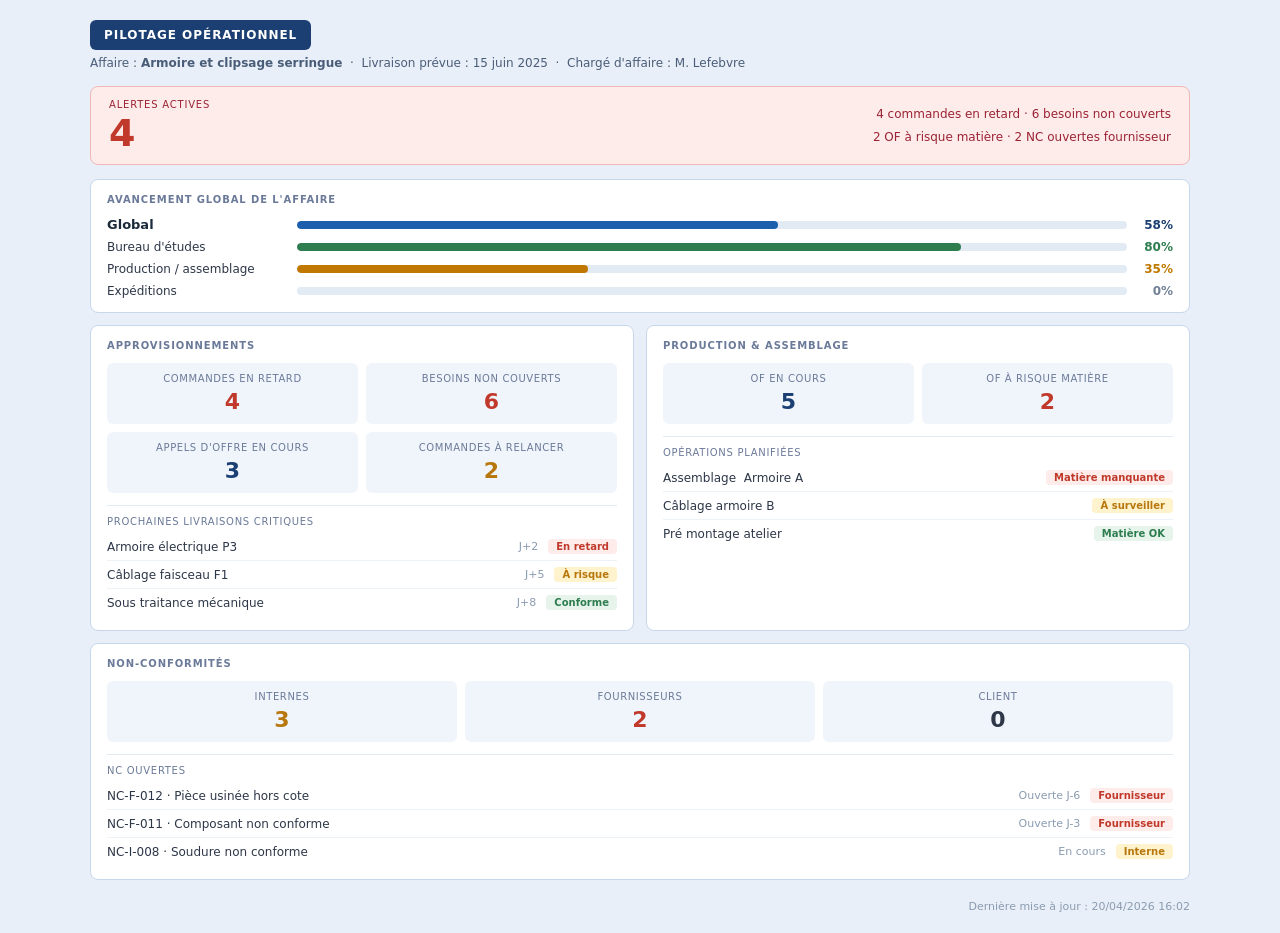
<file: index.html>
<!DOCTYPE html>
<html lang="fr">
<head>
<meta charset="UTF-8">
<meta name="viewport" content="width=device-width, initial-scale=1.0">
<title>Pilotage opérationnel</title>
<link rel="stylesheet" href="style.css">
</head>
<body>
<div class="db">
  <div class="header-bar">PILOTAGE OPÉRATIONNEL</div>
  <div class="affaire-meta" id="meta-display"></div>
  <div class="alert-banner">
    <div><div class="alert-sub">Alertes actives</div><div class="alert-count" id="alert-count">—</div></div>
    <div class="alert-details" id="alert-details"></div>
  </div>
  <div class="card" style="margin-bottom:12px;">
    <div class="section-title">Avancement global de l'affaire</div>
    <div id="progress-rows"></div>
  </div>
  <div class="two-col">
    <div class="card">
      <div class="section-title" id="appro-title"></div>
      <div class="sub-grid" id="appro-kpis"></div>
      <div class="sep"><div class="sep-label">Prochaines livraisons critiques</div><div id="appro-rows"></div></div>
    </div>
    <div class="card">
      <div class="section-title" id="prod-title"></div>
      <div class="sub-grid" id="prod-kpis"></div>
      <div class="sep"><div class="sep-label">Opérations planifiées</div><div id="prod-rows"></div></div>
    </div>
  </div>
  <div class="card" style="margin-bottom:20px;">
    <div class="section-title" id="nc-title"></div>
    <div class="sub-grid-3" id="nc-kpis"></div>
    <div class="sep"><div class="sep-label">NC ouvertes</div><div id="nc-rows"></div></div>
  </div>
  <div style="text-align:right;font-size:11px;color:#8A9BB0;margin-top:4px;">Dernière mise à jour : <span id="last-update">—</span></div>
</div>
<script>
const DATA = {
  "meta": {
    "affaire": "Armoire et clipsage serringue",
    "livraison": "15 juin 2025",
    "charge": "M. Lefebvre"
  },
  "alertDetails": [
    "4 commandes en retard · 6 besoins non couverts",
    "2 OF à risque matière · 2 NC ouvertes fournisseur"
  ],
  "phases": [
    {
      "name": "Global",
      "pct": 58,
      "color": "bar-blue",
      "pctColor": "pct-blue",
      "bold": true
    },
    {
      "name": "Bureau d'études",
      "pct": 80,
      "color": "bar-green",
      "pctColor": "pct-green",
      "bold": false
    },
    {
      "name": "Production / assemblage",
      "pct": 35,
      "color": "bar-orange",
      "pctColor": "pct-orange",
      "bold": false
    },
    {
      "name": "Expéditions",
      "pct": 0,
      "color": "bar-gray",
      "pctColor": "pct-gray",
      "bold": false
    }
  ],
  "approTitle": "Approvisionnements",
  "approKpis": [
    {
      "label": "Commandes en retard",
      "val": "4",
      "cls": "val-danger"
    },
    {
      "label": "Besoins non couverts",
      "val": "6",
      "cls": "val-danger"
    },
    {
      "label": "Appels d'offre en cours",
      "val": "3",
      "cls": "val-ok"
    },
    {
      "label": "Commandes à relancer",
      "val": "2",
      "cls": "val-warning"
    }
  ],
  "approRows": [
    {
      "label": "Armoire électrique P3",
      "meta": "J+2",
      "badgeCls": "badge-danger",
      "badgeText": "En retard"
    },
    {
      "label": "Câblage faisceau F1",
      "meta": "J+5",
      "badgeCls": "badge-warning",
      "badgeText": "À risque"
    },
    {
      "label": "Sous traitance mécanique",
      "meta": "J+8",
      "badgeCls": "badge-ok",
      "badgeText": "Conforme"
    }
  ],
  "prodTitle": "Production & assemblage",
  "prodKpis": [
    {
      "label": "OF en cours",
      "val": "5",
      "cls": "val-ok"
    },
    {
      "label": "OF à risque matière",
      "val": "2",
      "cls": "val-danger"
    }
  ],
  "prodRows": [
    {
      "label": "Assemblage  Armoire A",
      "meta": "",
      "badgeCls": "badge-danger",
      "badgeText": "Matière manquante"
    },
    {
      "label": "Câblage armoire B",
      "meta": "",
      "badgeCls": "badge-warning",
      "badgeText": "À surveiller"
    },
    {
      "label": "Pré montage atelier",
      "meta": "",
      "badgeCls": "badge-ok",
      "badgeText": "Matière OK"
    }
  ],
  "ncTitle": "Non-conformités",
  "ncKpis": [
    {
      "label": "Internes",
      "val": "3",
      "cls": "val-warning"
    },
    {
      "label": "Fournisseurs",
      "val": "2",
      "cls": "val-danger"
    },
    {
      "label": "Client",
      "val": "0",
      "cls": "val-neutral"
    }
  ],
  "ncRows": [
    {
      "label": "NC-F-012 · Pièce usinée hors cote",
      "meta": "Ouverte J-6",
      "badgeCls": "badge-danger",
      "badgeText": "Fournisseur"
    },
    {
      "label": "NC-F-011 · Composant non conforme",
      "meta": "Ouverte J-3",
      "badgeCls": "badge-danger",
      "badgeText": "Fournisseur"
    },
    {
      "label": "NC-I-008 · Soudure non conforme",
      "meta": "En cours",
      "badgeCls": "badge-warning",
      "badgeText": "Interne"
    }
  ],
  "lastUpdate": "20/04/2026 16:02"
};
function countAlerts(d){let n=0;[...(d.approRows||[]),...(d.prodRows||[]),...(d.ncRows||[])].forEach(r=>{if(r.badgeCls==='badge-danger')n++;});return n;}
function renderRows(rows){return(rows||[]).map(r=>`<div class="row-list"><span>${r.label}</span><span style="display:flex;align-items:center;gap:6px;">${r.meta?`<span class="row-meta">${r.meta}</span>`:''}<span class="badge ${r.badgeCls}">${r.badgeText}</span></span></div>`).join('');}
function renderKpis(kpis,id){document.getElementById(id).innerHTML=(kpis||[]).map(k=>`<div class="sub-kpi"><div class="sub-label">${k.label}</div><div class="sub-val ${k.cls}">${k.val}</div></div>`).join('');}
function render(d){
  document.getElementById('meta-display').innerHTML=`Affaire : <strong>${d.meta.affaire}</strong> &nbsp;·&nbsp; Livraison prévue : ${d.meta.livraison} &nbsp;·&nbsp; Chargé d'affaire : ${d.meta.charge}`;
  document.getElementById('alert-count').textContent=countAlerts(d);
  document.getElementById('alert-details').innerHTML=(d.alertDetails||[]).join('<br>');
  document.getElementById('progress-rows').innerHTML=(d.phases||[]).map(p=>`<div class="phase-row"><div class="phase-name ${p.bold?'bold':''}">${p.name}</div><div class="progress-wrap"><div class="progress-bar ${p.color}" style="width:${p.pct}%;"></div></div><span class="progress-pct-label ${p.pctColor}">${p.pct}%</span></div>`).join('');
  document.getElementById('appro-title').textContent=d.approTitle||'';
  renderKpis(d.approKpis,'appro-kpis');
  document.getElementById('appro-rows').innerHTML=renderRows(d.approRows);
  document.getElementById('prod-title').textContent=d.prodTitle||'';
  renderKpis(d.prodKpis,'prod-kpis');
  document.getElementById('prod-rows').innerHTML=renderRows(d.prodRows);
  document.getElementById('nc-title').textContent=d.ncTitle||'';
  renderKpis(d.ncKpis,'nc-kpis');
  document.getElementById('nc-rows').innerHTML=renderRows(d.ncRows);
  document.getElementById('last-update').textContent=d.lastUpdate||'—';
}
render(DATA);
</script>
</body>
</html>
</file>
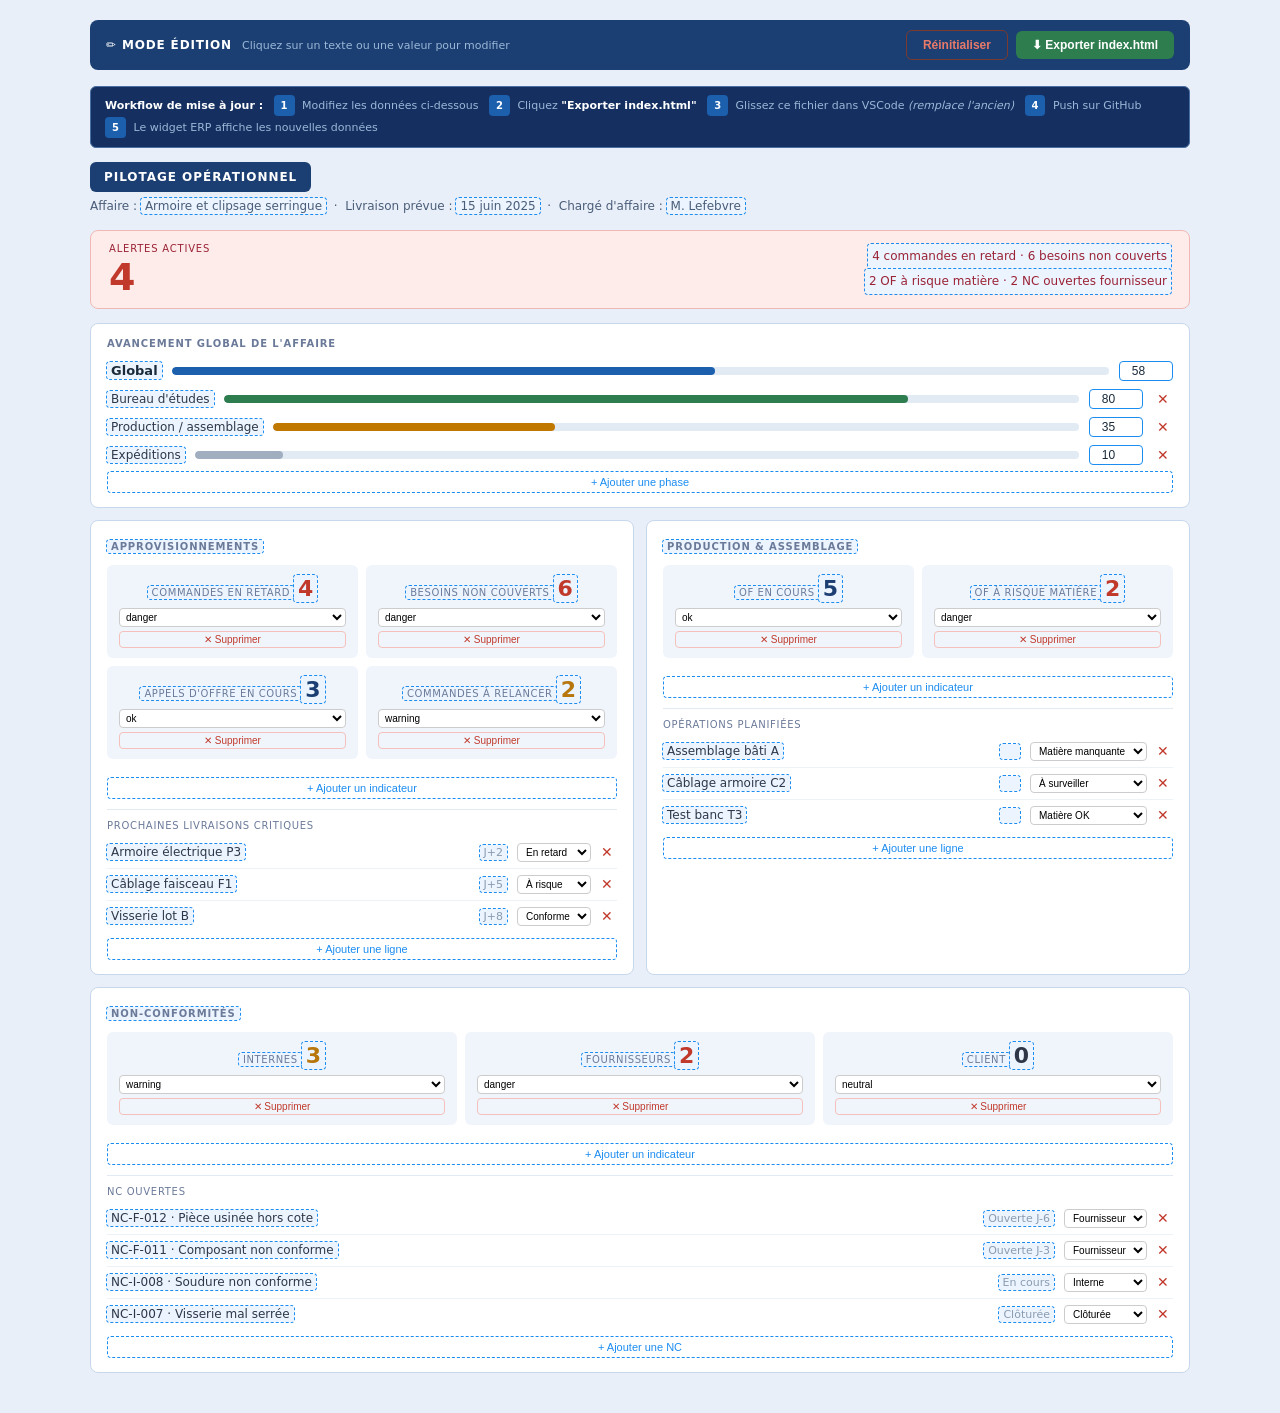
<file: edit.html>
<!DOCTYPE html>
<html lang="fr">
<head>
<meta charset="UTF-8">
<meta name="viewport" content="width=device-width, initial-scale=1.0">
<title>Édition — Pilotage opérationnel</title>
<link rel="stylesheet" href="style.css">
<style>
  .edit-toolbar {
    position: sticky; top: 0; z-index: 100;
    background: #1B3F72; padding: 10px 16px;
    display: flex; align-items: center; justify-content: space-between;
    border-radius: 8px; margin-bottom: 16px; gap: 10px; flex-wrap: wrap;
  }
  .toolbar-left { display:flex; align-items:center; gap:10px; flex-wrap:wrap; }
  .toolbar-right { display:flex; align-items:center; gap:8px; flex-wrap:wrap; }
  .toolbar-label { color:#fff; font-size:12px; font-weight:600; letter-spacing:0.07em; text-transform:uppercase; }
  .toolbar-hint { color:#9BB8D8; font-size:11px; }
  .btn { border-radius:6px; padding:7px 16px; font-size:12px; font-weight:600; cursor:pointer; border:none; }
  .btn-save { background:#2E7D4F; color:#fff; }
  .btn-save:hover { background:#246040; }
  .btn-reset { background:transparent; color:#E87A6A; border:1px solid #7A3A30; }
  .btn-reset:hover { background:#7A3A30; color:#fff; }
  .save-confirm { color:#7EE8A2; font-size:11px; display:none; margin-left:6px; }
  .save-confirm.show { display:inline; }

  .workflow-box {
    background: #153060; border: 1px solid #4A6FA5; border-radius: 6px;
    padding: 8px 14px; font-size: 11px; color: #9BB8D8; line-height: 1.9; margin-bottom: 14px;
  }
  .workflow-box strong { color:#fff; }
  .workflow-step { display:inline-block; background:#1B5FAD; color:#fff; border-radius:4px; padding:1px 7px; font-size:10px; font-weight:600; margin-right:4px; }

  .editable { cursor:text; outline:1.5px dashed #1B8CF0; background:#EBF4FF; border-radius:3px; padding:1px 4px; min-width:20px; display:inline-block; }
  .editable:hover { background:#D6ECFF; }
  .editable:focus { outline:2px solid #1B8CF0; background:#fff; }

  .progress-input { width:54px; font-size:12px; border:1px solid #1B8CF0; border-radius:4px; padding:2px 4px; text-align:center; background:#fff; color:#1A2A3A; }
  .progress-pct-label { display:none; }
  .badge { display:none; }
  .badge-select { font-size:10px; border:1px solid #ccc; border-radius:4px; padding:2px 4px; background:#fff; cursor:pointer; }
  .val-select { font-size:10px; margin-top:4px; width:100%; border:1px solid #ccc; border-radius:4px; padding:2px; background:#fff; }

  .add-row-btn { font-size:11px; color:#1B8CF0; background:none; border:1px dashed #1B8CF0; border-radius:4px; padding:4px 10px; cursor:pointer; margin-top:6px; width:100%; text-align:center; }
  .add-row-btn:hover { background:#EBF4FF; }
  .del-row-btn { background:none; border:none; color:#C0392B; font-size:14px; cursor:pointer; padding:0 4px; line-height:1; }
  .del-row-btn:hover { color:#8B0000; }
  .del-kpi-btn { display:block; margin-top:4px; width:100%; font-size:10px; color:#C0392B; background:none; border:1px solid #F5C0BC; border-radius:4px; padding:2px; cursor:pointer; }
  .del-kpi-btn:hover { background:#FDECEA; }
</style>
</head>
<body>
<div class="db">

  <div class="edit-toolbar">
    <div class="toolbar-left">
      <span class="toolbar-label">✏ Mode édition</span>
      <span class="toolbar-hint">Cliquez sur un texte ou une valeur pour modifier</span>
    </div>
    <div class="toolbar-right">
      <button class="btn btn-reset" onclick="resetData()">Réinitialiser</button>
      <button class="btn btn-save" onclick="exportIndexHTML()">⬇ Exporter index.html</button>
      <span class="save-confirm" id="save-confirm">✓ index.html téléchargé — replacez-le dans VSCode et pushez</span>
    </div>
  </div>

  <div class="workflow-box">
    <strong>Workflow de mise à jour :</strong> &nbsp;
    <span class="workflow-step">1</span> Modifiez les données ci-dessous &nbsp;
    <span class="workflow-step">2</span> Cliquez <strong>"Exporter index.html"</strong> &nbsp;
    <span class="workflow-step">3</span> Glissez ce fichier dans VSCode <em>(remplace l'ancien)</em> &nbsp;
    <span class="workflow-step">4</span> Push sur GitHub &nbsp;
    <span class="workflow-step">5</span> Le widget ERP affiche les nouvelles données
  </div>

  <div class="header-bar">PILOTAGE OPÉRATIONNEL</div>
  <div class="affaire-meta">
    Affaire : <span class="editable" contenteditable="true" id="f-affaire">Armoire et clipsage serringue</span>
    &nbsp;·&nbsp; Livraison prévue : <span class="editable" contenteditable="true" id="f-livraison">15 juin 2025</span>
    &nbsp;·&nbsp; Chargé d'affaire : <span class="editable" contenteditable="true" id="f-charge">M. Lefebvre</span>
  </div>

  <div class="alert-banner">
    <div>
      <div class="alert-sub">Alertes actives</div>
      <div class="alert-count" id="alert-count">0</div>
    </div>
    <div class="alert-details">
      <span class="editable" contenteditable="true" id="f-alert1">4 commandes en retard · 6 besoins non couverts</span><br>
      <span class="editable" contenteditable="true" id="f-alert2">2 OF à risque matière · 2 NC ouvertes fournisseur</span>
    </div>
  </div>

  <div class="card" style="margin-bottom:12px;">
    <div class="section-title">Avancement global de l'affaire</div>
    <div id="phase-rows">
      <div class="phase-row">
        <div class="phase-name bold editable" contenteditable="true">Global</div>
        <div class="progress-wrap"><div class="progress-bar bar-blue" id="bar-ph-0" style="width:58%;"></div></div>
        <input class="progress-input" type="number" min="0" max="100" value="58" data-color="bar-blue" data-pct-color="pct-blue" oninput="updateProgress('ph-0',this.value);updateAlertCount();">
      </div>
      <div class="phase-row">
        <div class="phase-name editable" contenteditable="true">Bureau d'études</div>
        <div class="progress-wrap"><div class="progress-bar bar-green" id="bar-ph-1" style="width:80%;"></div></div>
        <input class="progress-input" type="number" min="0" max="100" value="80" data-color="bar-green" data-pct-color="pct-green" oninput="updateProgress('ph-1',this.value);updateAlertCount();">
        <button class="del-row-btn" onclick="this.closest('.phase-row').remove();">✕</button>
      </div>
      <div class="phase-row">
        <div class="phase-name editable" contenteditable="true">Production / assemblage</div>
        <div class="progress-wrap"><div class="progress-bar bar-orange" id="bar-ph-2" style="width:35%;"></div></div>
        <input class="progress-input" type="number" min="0" max="100" value="35" data-color="bar-orange" data-pct-color="pct-orange" oninput="updateProgress('ph-2',this.value);updateAlertCount();">
        <button class="del-row-btn" onclick="this.closest('.phase-row').remove();">✕</button>
      </div>
      <div class="phase-row">
        <div class="phase-name editable" contenteditable="true">Expéditions</div>
        <div class="progress-wrap"><div class="progress-bar bar-gray" id="bar-ph-3" style="width:10%;"></div></div>
        <input class="progress-input" type="number" min="0" max="100" value="10" data-color="bar-gray" data-pct-color="pct-gray" oninput="updateProgress('ph-3',this.value);updateAlertCount();">
        <button class="del-row-btn" onclick="this.closest('.phase-row').remove();">✕</button>
      </div>
    </div>
    <button class="add-row-btn" onclick="addPhaseRow()">+ Ajouter une phase</button>
  </div>

  <div class="two-col">
    <div class="card">
      <div class="section-title editable" contenteditable="true" id="f-appro-title">Approvisionnements</div>
      <div class="sub-grid" id="appro-kpis">
        <div class="sub-kpi"><div class="sub-label editable" contenteditable="true">Commandes en retard</div><div class="sub-val val-danger editable" contenteditable="true">4</div><select class="val-select" onchange="changeValCls(this)"><option value="val-danger" selected>danger</option><option value="val-warning">warning</option><option value="val-ok">ok</option><option value="val-neutral">neutral</option><option value="val-green">green</option></select><button class="del-kpi-btn" onclick="this.closest('.sub-kpi').remove();">✕ Supprimer</button></div>
        <div class="sub-kpi"><div class="sub-label editable" contenteditable="true">Besoins non couverts</div><div class="sub-val val-danger editable" contenteditable="true">6</div><select class="val-select" onchange="changeValCls(this)"><option value="val-danger" selected>danger</option><option value="val-warning">warning</option><option value="val-ok">ok</option><option value="val-neutral">neutral</option><option value="val-green">green</option></select><button class="del-kpi-btn" onclick="this.closest('.sub-kpi').remove();">✕ Supprimer</button></div>
        <div class="sub-kpi"><div class="sub-label editable" contenteditable="true">Appels d'offre en cours</div><div class="sub-val val-ok editable" contenteditable="true">3</div><select class="val-select" onchange="changeValCls(this)"><option value="val-danger">danger</option><option value="val-warning">warning</option><option value="val-ok" selected>ok</option><option value="val-neutral">neutral</option><option value="val-green">green</option></select><button class="del-kpi-btn" onclick="this.closest('.sub-kpi').remove();">✕ Supprimer</button></div>
        <div class="sub-kpi"><div class="sub-label editable" contenteditable="true">Commandes à relancer</div><div class="sub-val val-warning editable" contenteditable="true">2</div><select class="val-select" onchange="changeValCls(this)"><option value="val-danger">danger</option><option value="val-warning" selected>warning</option><option value="val-ok">ok</option><option value="val-neutral">neutral</option><option value="val-green">green</option></select><button class="del-kpi-btn" onclick="this.closest('.sub-kpi').remove();">✕ Supprimer</button></div>
      </div>
      <button class="add-row-btn" onclick="addKpi('appro-kpis','val-danger')">+ Ajouter un indicateur</button>
      <div class="sep">
        <div class="sep-label">Prochaines livraisons critiques</div>
        <div id="appro-rows">
          <div class="row-list"><span class="editable" contenteditable="true">Armoire électrique P3</span><span style="display:flex;align-items:center;gap:6px;"><span class="row-meta editable" contenteditable="true">J+2</span><select class="badge-select" onchange="updateAlertCount();"><option value="badge-danger" selected>En retard</option><option value="badge-warning">À risque</option><option value="badge-ok">Conforme</option><option value="badge-info">Info</option></select><button class="del-row-btn" onclick="this.closest('.row-list').remove();updateAlertCount();">✕</button></span></div>
          <div class="row-list"><span class="editable" contenteditable="true">Câblage faisceau F1</span><span style="display:flex;align-items:center;gap:6px;"><span class="row-meta editable" contenteditable="true">J+5</span><select class="badge-select" onchange="updateAlertCount();"><option value="badge-danger">En retard</option><option value="badge-warning" selected>À risque</option><option value="badge-ok">Conforme</option><option value="badge-info">Info</option></select><button class="del-row-btn" onclick="this.closest('.row-list').remove();updateAlertCount();">✕</button></span></div>
          <div class="row-list"><span class="editable" contenteditable="true">Visserie lot B</span><span style="display:flex;align-items:center;gap:6px;"><span class="row-meta editable" contenteditable="true">J+8</span><select class="badge-select" onchange="updateAlertCount();"><option value="badge-danger">En retard</option><option value="badge-warning">À risque</option><option value="badge-ok" selected>Conforme</option><option value="badge-info">Info</option></select><button class="del-row-btn" onclick="this.closest('.row-list').remove();updateAlertCount();">✕</button></span></div>
        </div>
        <button class="add-row-btn" onclick="addRow('appro-rows','appro')">+ Ajouter une ligne</button>
      </div>
    </div>

    <div class="card">
      <div class="section-title editable" contenteditable="true" id="f-prod-title">Production & assemblage</div>
      <div class="sub-grid" id="prod-kpis">
        <div class="sub-kpi"><div class="sub-label editable" contenteditable="true">OF en cours</div><div class="sub-val val-ok editable" contenteditable="true">5</div><select class="val-select" onchange="changeValCls(this)"><option value="val-danger">danger</option><option value="val-warning">warning</option><option value="val-ok" selected>ok</option><option value="val-neutral">neutral</option><option value="val-green">green</option></select><button class="del-kpi-btn" onclick="this.closest('.sub-kpi').remove();">✕ Supprimer</button></div>
        <div class="sub-kpi"><div class="sub-label editable" contenteditable="true">OF à risque matière</div><div class="sub-val val-danger editable" contenteditable="true">2</div><select class="val-select" onchange="changeValCls(this)"><option value="val-danger" selected>danger</option><option value="val-warning">warning</option><option value="val-ok">ok</option><option value="val-neutral">neutral</option><option value="val-green">green</option></select><button class="del-kpi-btn" onclick="this.closest('.sub-kpi').remove();">✕ Supprimer</button></div>
      </div>
      <button class="add-row-btn" onclick="addKpi('prod-kpis','val-ok')">+ Ajouter un indicateur</button>
      <div class="sep">
        <div class="sep-label">Opérations planifiées</div>
        <div id="prod-rows">
          <div class="row-list"><span class="editable" contenteditable="true">Assemblage bâti A</span><span style="display:flex;align-items:center;gap:6px;"><span class="row-meta editable" contenteditable="true"></span><select class="badge-select" onchange="updateAlertCount();"><option value="badge-danger" selected>Matière manquante</option><option value="badge-warning">À surveiller</option><option value="badge-ok">Matière OK</option><option value="badge-info">Info</option></select><button class="del-row-btn" onclick="this.closest('.row-list').remove();updateAlertCount();">✕</button></span></div>
          <div class="row-list"><span class="editable" contenteditable="true">Câblage armoire C2</span><span style="display:flex;align-items:center;gap:6px;"><span class="row-meta editable" contenteditable="true"></span><select class="badge-select" onchange="updateAlertCount();"><option value="badge-danger">Matière manquante</option><option value="badge-warning" selected>À surveiller</option><option value="badge-ok">Matière OK</option><option value="badge-info">Info</option></select><button class="del-row-btn" onclick="this.closest('.row-list').remove();updateAlertCount();">✕</button></span></div>
          <div class="row-list"><span class="editable" contenteditable="true">Test banc T3</span><span style="display:flex;align-items:center;gap:6px;"><span class="row-meta editable" contenteditable="true"></span><select class="badge-select" onchange="updateAlertCount();"><option value="badge-danger">Matière manquante</option><option value="badge-warning">À surveiller</option><option value="badge-ok" selected>Matière OK</option><option value="badge-info">Info</option></select><button class="del-row-btn" onclick="this.closest('.row-list').remove();updateAlertCount();">✕</button></span></div>
        </div>
        <button class="add-row-btn" onclick="addRow('prod-rows','prod')">+ Ajouter une ligne</button>
      </div>
    </div>
  </div>

  <div class="card" style="margin-bottom:20px;">
    <div class="section-title editable" contenteditable="true" id="f-nc-title">Non-conformités</div>
    <div class="sub-grid-3" id="nc-kpis">
      <div class="sub-kpi"><div class="sub-label editable" contenteditable="true">Internes</div><div class="sub-val val-warning editable" contenteditable="true">3</div><select class="val-select" onchange="changeValCls(this)"><option value="val-danger">danger</option><option value="val-warning" selected>warning</option><option value="val-ok">ok</option><option value="val-neutral">neutral</option><option value="val-green">green</option></select><button class="del-kpi-btn" onclick="this.closest('.sub-kpi').remove();">✕ Supprimer</button></div>
      <div class="sub-kpi"><div class="sub-label editable" contenteditable="true">Fournisseurs</div><div class="sub-val val-danger editable" contenteditable="true">2</div><select class="val-select" onchange="changeValCls(this)"><option value="val-danger" selected>danger</option><option value="val-warning">warning</option><option value="val-ok">ok</option><option value="val-neutral">neutral</option><option value="val-green">green</option></select><button class="del-kpi-btn" onclick="this.closest('.sub-kpi').remove();">✕ Supprimer</button></div>
      <div class="sub-kpi"><div class="sub-label editable" contenteditable="true">Client</div><div class="sub-val val-neutral editable" contenteditable="true">0</div><select class="val-select" onchange="changeValCls(this)"><option value="val-danger">danger</option><option value="val-warning">warning</option><option value="val-ok">ok</option><option value="val-neutral" selected>neutral</option><option value="val-green">green</option></select><button class="del-kpi-btn" onclick="this.closest('.sub-kpi').remove();">✕ Supprimer</button></div>
    </div>
    <button class="add-row-btn" onclick="addKpi('nc-kpis','val-warning')">+ Ajouter un indicateur</button>
    <div class="sep">
      <div class="sep-label">NC ouvertes</div>
      <div id="nc-rows">
        <div class="row-list"><span class="editable" contenteditable="true">NC-F-012 · Pièce usinée hors cote</span><span style="display:flex;align-items:center;gap:6px;"><span class="row-meta editable" contenteditable="true">Ouverte J-6</span><select class="badge-select" onchange="updateAlertCount();"><option value="badge-danger" selected>Fournisseur</option><option value="badge-warning">Interne</option><option value="badge-ok">Clôturée</option><option value="badge-info">Client</option></select><button class="del-row-btn" onclick="this.closest('.row-list').remove();updateAlertCount();">✕</button></span></div>
        <div class="row-list"><span class="editable" contenteditable="true">NC-F-011 · Composant non conforme</span><span style="display:flex;align-items:center;gap:6px;"><span class="row-meta editable" contenteditable="true">Ouverte J-3</span><select class="badge-select" onchange="updateAlertCount();"><option value="badge-danger" selected>Fournisseur</option><option value="badge-warning">Interne</option><option value="badge-ok">Clôturée</option><option value="badge-info">Client</option></select><button class="del-row-btn" onclick="this.closest('.row-list').remove();updateAlertCount();">✕</button></span></div>
        <div class="row-list"><span class="editable" contenteditable="true">NC-I-008 · Soudure non conforme</span><span style="display:flex;align-items:center;gap:6px;"><span class="row-meta editable" contenteditable="true">En cours</span><select class="badge-select" onchange="updateAlertCount();"><option value="badge-danger">Fournisseur</option><option value="badge-warning" selected>Interne</option><option value="badge-ok">Clôturée</option><option value="badge-info">Client</option></select><button class="del-row-btn" onclick="this.closest('.row-list').remove();updateAlertCount();">✕</button></span></div>
        <div class="row-list"><span class="editable" contenteditable="true">NC-I-007 · Visserie mal serrée</span><span style="display:flex;align-items:center;gap:6px;"><span class="row-meta editable" contenteditable="true">Clôturée</span><select class="badge-select" onchange="updateAlertCount();"><option value="badge-danger">Fournisseur</option><option value="badge-warning">Interne</option><option value="badge-ok" selected>Clôturée</option><option value="badge-info">Client</option></select><button class="del-row-btn" onclick="this.closest('.row-list').remove();updateAlertCount();">✕</button></span></div>
      </div>
      <button class="add-row-btn" onclick="addRow('nc-rows','nc')">+ Ajouter une NC</button>
    </div>
  </div>

</div>
<script>
const BADGE_OPTS = {
  appro: [{cls:'badge-danger',text:'En retard'},{cls:'badge-warning',text:'À risque'},{cls:'badge-ok',text:'Conforme'},{cls:'badge-info',text:'Info'}],
  prod:  [{cls:'badge-danger',text:'Matière manquante'},{cls:'badge-warning',text:'À surveiller'},{cls:'badge-ok',text:'Matière OK'},{cls:'badge-info',text:'Info'}],
  nc:    [{cls:'badge-danger',text:'Fournisseur'},{cls:'badge-warning',text:'Interne'},{cls:'badge-ok',text:'Clôturée'},{cls:'badge-info',text:'Client'}]
};
const PHASE_COLORS = [{color:'bar-blue',pctColor:'pct-blue'},{color:'bar-green',pctColor:'pct-green'},{color:'bar-orange',pctColor:'pct-orange'},{color:'bar-gray',pctColor:'pct-gray'}];
const VAL_CLASSES = ['val-danger','val-warning','val-ok','val-neutral','val-green'];
let phaseIdx = 4;

function updateProgress(id, val) {
  const v = Math.min(100, Math.max(0, parseInt(val)||0));
  const bar = document.getElementById('bar-'+id);
  if (bar) bar.style.width = v+'%';
}

function updateAlertCount() {
  let n = 0;
  document.querySelectorAll('.badge-select').forEach(s => { if(s.value==='badge-danger') n++; });
  document.getElementById('alert-count').textContent = n;
}

function changeValCls(sel) {
  const valEl = sel.previousElementSibling;
  VAL_CLASSES.forEach(c => valEl.classList.remove(c));
  valEl.classList.add(sel.value);
}

function addRow(containerId, type) {
  const opts = BADGE_OPTS[type];
  const optStr = opts.map((o,i) => `<option value="${o.cls}"${i===1?' selected':''}>${o.text}</option>`).join('');
  document.getElementById(containerId).insertAdjacentHTML('beforeend',
    `<div class="row-list"><span class="editable" contenteditable="true">Nouvelle ligne</span><span style="display:flex;align-items:center;gap:6px;"><span class="row-meta editable" contenteditable="true"></span><select class="badge-select" onchange="updateAlertCount();">${optStr}</select><button class="del-row-btn" onclick="this.closest('.row-list').remove();updateAlertCount();">✕</button></span></div>`);
}

function addKpi(containerId, defaultCls) {
  const opts = VAL_CLASSES.map(c => `<option value="${c}"${c===defaultCls?' selected':''}>${c.replace('val-','')}</option>`).join('');
  document.getElementById(containerId).insertAdjacentHTML('beforeend',
    `<div class="sub-kpi"><div class="sub-label editable" contenteditable="true">Nouvel indicateur</div><div class="sub-val ${defaultCls} editable" contenteditable="true">0</div><select class="val-select" onchange="changeValCls(this)">${opts}</select><button class="del-kpi-btn" onclick="this.closest('.sub-kpi').remove();">✕ Supprimer</button></div>`);
}

function addPhaseRow() {
  const c = PHASE_COLORS[phaseIdx % PHASE_COLORS.length];
  const id = 'ph-' + phaseIdx;
  document.getElementById('phase-rows').insertAdjacentHTML('beforeend',
    `<div class="phase-row"><div class="phase-name editable" contenteditable="true">Nouvelle phase</div><div class="progress-wrap"><div class="progress-bar ${c.color}" id="bar-${id}" style="width:0%;"></div></div><input class="progress-input" type="number" min="0" max="100" value="0" data-color="${c.color}" data-pct-color="${c.pctColor}" oninput="updateProgress('${id}',this.value);"><button class="del-row-btn" onclick="this.closest('.phase-row').remove();">✕</button></div>`);
  phaseIdx++;
}

function collectData() {
  const phases = [];
  document.querySelectorAll('#phase-rows .phase-row').forEach((row, i) => {
    const inp = row.querySelector('.progress-input');
    phases.push({name: row.querySelector('.phase-name').textContent.trim(), pct: parseInt(inp.value)||0, color: inp.dataset.color, pctColor: inp.dataset.pctColor, bold: i===0});
  });
  function rows(id, type) {
    return [...document.querySelectorAll('#'+id+' .row-list')].map(row => {
      const sel = row.querySelector('.badge-select');
      return {label: row.querySelector('span.editable').textContent.trim(), meta: row.querySelector('.row-meta')?.textContent.trim()||'', badgeCls: sel.value, badgeText: sel.options[sel.selectedIndex].text};
    });
  }
  function kpis(id) {
    return [...document.querySelectorAll('#'+id+' .sub-kpi')].map(k => {
      const sel = k.querySelector('.val-select');
      return {label: k.querySelector('.sub-label').textContent.trim(), val: k.querySelector('.sub-val').textContent.trim(), cls: sel?sel.value:'val-neutral'};
    });
  }
  const now = new Date().toLocaleString('fr-FR',{day:'2-digit',month:'2-digit',year:'numeric',hour:'2-digit',minute:'2-digit'});
  return {
    meta: {affaire: document.getElementById('f-affaire').textContent.trim(), livraison: document.getElementById('f-livraison').textContent.trim(), charge: document.getElementById('f-charge').textContent.trim()},
    alertDetails: [document.getElementById('f-alert1').textContent.trim(), document.getElementById('f-alert2').textContent.trim()],
    phases, approTitle: document.getElementById('f-appro-title').textContent.trim(),
    approKpis: kpis('appro-kpis'), approRows: rows('appro-rows','appro'),
    prodTitle: document.getElementById('f-prod-title').textContent.trim(),
    prodKpis: kpis('prod-kpis'), prodRows: rows('prod-rows','prod'),
    ncTitle: document.getElementById('f-nc-title').textContent.trim(),
    ncKpis: kpis('nc-kpis'), ncRows: rows('nc-rows','nc'),
    lastUpdate: now
  };
}

function exportIndexHTML() {
  const d = collectData();
  const html = `<!DOCTYPE html>
<html lang="fr">
<head>
<meta charset="UTF-8">
<meta name="viewport" content="width=device-width, initial-scale=1.0">
<title>Pilotage opérationnel</title>
<link rel="stylesheet" href="style.css">
</head>
<body>
<div class="db">
  <div class="header-bar">PILOTAGE OPÉRATIONNEL</div>
  <div class="affaire-meta" id="meta-display"></div>
  <div class="alert-banner">
    <div><div class="alert-sub">Alertes actives</div><div class="alert-count" id="alert-count">—</div></div>
    <div class="alert-details" id="alert-details"></div>
  </div>
  <div class="card" style="margin-bottom:12px;">
    <div class="section-title">Avancement global de l'affaire</div>
    <div id="progress-rows"></div>
  </div>
  <div class="two-col">
    <div class="card">
      <div class="section-title" id="appro-title"></div>
      <div class="sub-grid" id="appro-kpis"></div>
      <div class="sep"><div class="sep-label">Prochaines livraisons critiques</div><div id="appro-rows"></div></div>
    </div>
    <div class="card">
      <div class="section-title" id="prod-title"></div>
      <div class="sub-grid" id="prod-kpis"></div>
      <div class="sep"><div class="sep-label">Opérations planifiées</div><div id="prod-rows"></div></div>
    </div>
  </div>
  <div class="card" style="margin-bottom:20px;">
    <div class="section-title" id="nc-title"></div>
    <div class="sub-grid-3" id="nc-kpis"></div>
    <div class="sep"><div class="sep-label">NC ouvertes</div><div id="nc-rows"></div></div>
  </div>
  <div style="text-align:right;font-size:11px;color:#8A9BB0;margin-top:4px;">Dernière mise à jour : <span id="last-update">—</span></div>
</div>
<script>
const DATA = ${JSON.stringify(d, null, 2)};
function countAlerts(d){let n=0;[...(d.approRows||[]),...(d.prodRows||[]),...(d.ncRows||[])].forEach(r=>{if(r.badgeCls==='badge-danger')n++;});return n;}
function renderRows(rows){return(rows||[]).map(r=>\`<div class="row-list"><span>\${r.label}</span><span style="display:flex;align-items:center;gap:6px;">\${r.meta?\`<span class="row-meta">\${r.meta}</span>\`:''}<span class="badge \${r.badgeCls}">\${r.badgeText}</span></span></div>\`).join('');}
function renderKpis(kpis,id){document.getElementById(id).innerHTML=(kpis||[]).map(k=>\`<div class="sub-kpi"><div class="sub-label">\${k.label}</div><div class="sub-val \${k.cls}">\${k.val}</div></div>\`).join('');}
function render(d){
  document.getElementById('meta-display').innerHTML=\`Affaire : <strong>\${d.meta.affaire}</strong> &nbsp;·&nbsp; Livraison prévue : \${d.meta.livraison} &nbsp;·&nbsp; Chargé d'affaire : \${d.meta.charge}\`;
  document.getElementById('alert-count').textContent=countAlerts(d);
  document.getElementById('alert-details').innerHTML=(d.alertDetails||[]).join('<br>');
  document.getElementById('progress-rows').innerHTML=(d.phases||[]).map(p=>\`<div class="phase-row"><div class="phase-name \${p.bold?'bold':''}">\${p.name}</div><div class="progress-wrap"><div class="progress-bar \${p.color}" style="width:\${p.pct}%;"></div></div><span class="progress-pct-label \${p.pctColor}">\${p.pct}%</span></div>\`).join('');
  document.getElementById('appro-title').textContent=d.approTitle||'';
  renderKpis(d.approKpis,'appro-kpis');
  document.getElementById('appro-rows').innerHTML=renderRows(d.approRows);
  document.getElementById('prod-title').textContent=d.prodTitle||'';
  renderKpis(d.prodKpis,'prod-kpis');
  document.getElementById('prod-rows').innerHTML=renderRows(d.prodRows);
  document.getElementById('nc-title').textContent=d.ncTitle||'';
  renderKpis(d.ncKpis,'nc-kpis');
  document.getElementById('nc-rows').innerHTML=renderRows(d.ncRows);
  document.getElementById('last-update').textContent=d.lastUpdate||'—';
}
render(DATA);
<\/script>
</body>
</html>`;
  const blob = new Blob([html], {type:'text/html'});
  const a = document.createElement('a');
  a.href = URL.createObjectURL(blob);
  a.download = 'index.html';
  a.click();
  const c = document.getElementById('save-confirm');
  c.classList.add('show');
  setTimeout(() => c.classList.remove('show'), 5000);
}

function resetData() {
  if (confirm('Réinitialiser aux valeurs par défaut ?')) location.reload();
}

updateAlertCount();
</script>
</body>
</html>
</file>
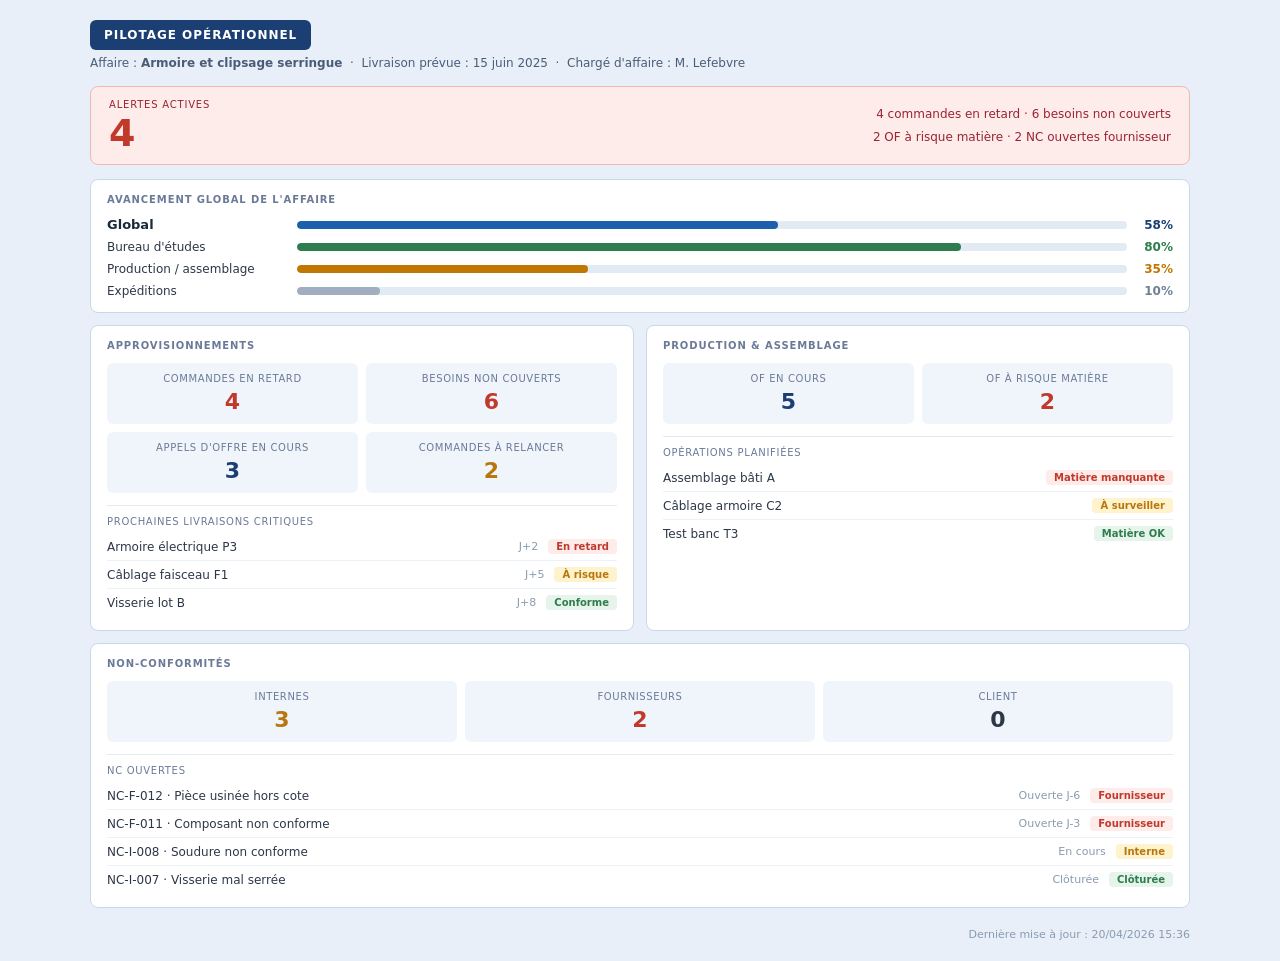
<file: index 2.html>
<!DOCTYPE html>
<html lang="fr">
<head>
<meta charset="UTF-8">
<meta name="viewport" content="width=device-width, initial-scale=1.0">
<title>Pilotage opérationnel</title>
<link rel="stylesheet" href="style.css">
</head>
<body>
<div class="db">
  <div class="header-bar">PILOTAGE OPÉRATIONNEL</div>
  <div class="affaire-meta" id="meta-display"></div>

  <div class="alert-banner">
    <div>
      <div class="alert-sub">Alertes actives</div>
      <div class="alert-count" id="alert-count">—</div>
    </div>
    <div class="alert-details" id="alert-details"></div>
  </div>

  <div class="card" style="margin-bottom:12px;">
    <div class="section-title">Avancement global de l'affaire</div>
    <div id="progress-rows"></div>
  </div>

  <div class="two-col">
    <div class="card">
      <div class="section-title" id="appro-title"></div>
      <div class="sub-grid" id="appro-kpis"></div>
      <div class="sep">
        <div class="sep-label">Prochaines livraisons critiques</div>
        <div id="appro-rows"></div>
      </div>
    </div>
    <div class="card">
      <div class="section-title" id="prod-title"></div>
      <div class="sub-grid" id="prod-kpis"></div>
      <div class="sep">
        <div class="sep-label">Opérations planifiées</div>
        <div id="prod-rows"></div>
      </div>
    </div>
  </div>

  <div class="card" style="margin-bottom:20px;">
    <div class="section-title" id="nc-title"></div>
    <div class="sub-grid-3" id="nc-kpis"></div>
    <div class="sep">
      <div class="sep-label">NC ouvertes</div>
      <div id="nc-rows"></div>
    </div>
  </div>

  <div style="text-align:right; font-size:11px; color:#8A9BB0; margin-top:4px;">
    Dernière mise à jour : <span id="last-update">—</span>
  </div>
</div>

<script>
const DATA = {
  "meta": {
    "affaire": "Armoire et clipsage serringue",
    "livraison": "15 juin 2025",
    "charge": "M. Lefebvre"
  },
  "alertDetails": [
    "4 commandes en retard · 6 besoins non couverts",
    "2 OF à risque matière · 2 NC ouvertes fournisseur"
  ],
  "phases": [
    { "name": "Global", "pct": 58, "color": "bar-blue", "pctColor": "pct-blue", "bold": true },
    { "name": "Bureau d'études", "pct": 80, "color": "bar-green", "pctColor": "pct-green", "bold": false },
    { "name": "Production / assemblage", "pct": 35, "color": "bar-orange", "pctColor": "pct-orange", "bold": false },
    { "name": "Expéditions", "pct": 10, "color": "bar-gray", "pctColor": "pct-gray", "bold": false }
  ],
  "approTitle": "Approvisionnements",
  "approKpis": [
    { "label": "Commandes en retard", "val": "4", "cls": "val-danger" },
    { "label": "Besoins non couverts", "val": "6", "cls": "val-danger" },
    { "label": "Appels d'offre en cours", "val": "3", "cls": "val-ok" },
    { "label": "Commandes à relancer", "val": "2", "cls": "val-warning" }
  ],
  "approRows": [
    { "label": "Armoire électrique P3", "meta": "J+2", "badgeCls": "badge-danger", "badgeText": "En retard" },
    { "label": "Câblage faisceau F1", "meta": "J+5", "badgeCls": "badge-warning", "badgeText": "À risque" },
    { "label": "Visserie lot B", "meta": "J+8", "badgeCls": "badge-ok", "badgeText": "Conforme" }
  ],
  "prodTitle": "Production & assemblage",
  "prodKpis": [
    { "label": "OF en cours", "val": "5", "cls": "val-ok" },
    { "label": "OF à risque matière", "val": "2", "cls": "val-danger" }
  ],
  "prodRows": [
    { "label": "Assemblage bâti A", "meta": "", "badgeCls": "badge-danger", "badgeText": "Matière manquante" },
    { "label": "Câblage armoire C2", "meta": "", "badgeCls": "badge-warning", "badgeText": "À surveiller" },
    { "label": "Test banc T3", "meta": "", "badgeCls": "badge-ok", "badgeText": "Matière OK" }
  ],
  "ncTitle": "Non-conformités",
  "ncKpis": [
    { "label": "Internes", "val": "3", "cls": "val-warning" },
    { "label": "Fournisseurs", "val": "2", "cls": "val-danger" },
    { "label": "Client", "val": "0", "cls": "val-neutral" }
  ],
  "ncRows": [
    { "label": "NC-F-012 · Pièce usinée hors cote", "meta": "Ouverte J-6", "badgeCls": "badge-danger", "badgeText": "Fournisseur" },
    { "label": "NC-F-011 · Composant non conforme", "meta": "Ouverte J-3", "badgeCls": "badge-danger", "badgeText": "Fournisseur" },
    { "label": "NC-I-008 · Soudure non conforme", "meta": "En cours", "badgeCls": "badge-warning", "badgeText": "Interne" },
    { "label": "NC-I-007 · Visserie mal serrée", "meta": "Clôturée", "badgeCls": "badge-ok", "badgeText": "Clôturée" }
  ],
  "lastUpdate": "20/04/2026 15:36"
};

function countAlerts(d) {
  let n = 0;
  [...(d.approRows||[]),...(d.prodRows||[]),...(d.ncRows||[])].forEach(r => { if(r.badgeCls==='badge-danger') n++; });
  return n;
}
function renderRows(rows) {
  return (rows||[]).map(r => `<div class="row-list">
    <span>${r.label}</span>
    <span style="display:flex;align-items:center;gap:6px;">
      ${r.meta?`<span class="row-meta">${r.meta}</span>`:''}
      <span class="badge ${r.badgeCls}">${r.badgeText}</span>
    </span>
  </div>`).join('');
}
function renderKpis(kpis, id) {
  document.getElementById(id).innerHTML = (kpis||[]).map(k => `<div class="sub-kpi">
    <div class="sub-label">${k.label}</div>
    <div class="sub-val ${k.cls}">${k.val}</div>
  </div>`).join('');
}
function render(d) {
  document.getElementById('meta-display').innerHTML =
    `Affaire : <strong>${d.meta.affaire}</strong> &nbsp;·&nbsp; Livraison prévue : ${d.meta.livraison} &nbsp;·&nbsp; Chargé d'affaire : ${d.meta.charge}`;
  document.getElementById('alert-count').textContent = countAlerts(d);
  document.getElementById('alert-details').innerHTML = (d.alertDetails||[]).join('<br>');
  document.getElementById('progress-rows').innerHTML = (d.phases||[]).map(p => `<div class="phase-row">
    <div class="phase-name ${p.bold?'bold':''}">${p.name}</div>
    <div class="progress-wrap"><div class="progress-bar ${p.color}" style="width:${p.pct}%;"></div></div>
    <span class="progress-pct-label ${p.pctColor}">${p.pct}%</span>
  </div>`).join('');
  document.getElementById('appro-title').textContent = d.approTitle||'';
  renderKpis(d.approKpis,'appro-kpis');
  document.getElementById('appro-rows').innerHTML = renderRows(d.approRows);
  document.getElementById('prod-title').textContent = d.prodTitle||'';
  renderKpis(d.prodKpis,'prod-kpis');
  document.getElementById('prod-rows').innerHTML = renderRows(d.prodRows);
  document.getElementById('nc-title').textContent = d.ncTitle||'';
  renderKpis(d.ncKpis,'nc-kpis');
  document.getElementById('nc-rows').innerHTML = renderRows(d.ncRows);
  document.getElementById('last-update').textContent = d.lastUpdate||'—';
}
render(DATA);
</script>
</body>
</html>
</file>
<file: style.css>
/* ── RESET & BASE ── */
*, *::before, *::after { box-sizing: border-box; margin: 0; padding: 0; }

body {
  font-family: 'Segoe UI', system-ui, sans-serif;
  background: #E8EFF8;
  color: #1A2A3A;
  min-height: 100vh;
  padding: 20px;
}

/* ── LAYOUT ── */
.db { max-width: 1100px; margin: 0 auto; }
.two-col { display: grid; grid-template-columns: 1fr 1fr; gap: 12px; margin-bottom: 12px; }

/* ── HEADER ── */
.header-bar {
  background: #1B3F72;
  color: #fff;
  font-size: 12px;
  font-weight: 600;
  letter-spacing: 0.08em;
  padding: 8px 14px;
  border-radius: 6px;
  display: inline-block;
  margin-bottom: 6px;
  text-transform: uppercase;
}

.affaire-meta {
  font-size: 12px;
  color: #4A5D78;
  margin-bottom: 16px;
}

/* ── ALERT BANNER ── */
.alert-banner {
  background: #FDECEA;
  border: 0.5px solid #F0B8B4;
  border-radius: 8px;
  padding: 12px 18px;
  display: flex;
  align-items: center;
  justify-content: space-between;
  margin-bottom: 14px;
}
.alert-count { font-size: 38px; font-weight: 700; color: #C0392B; line-height: 1; }
.alert-sub { font-size: 10px; color: #9B2335; text-transform: uppercase; letter-spacing: 0.08em; margin-bottom: 4px; }
.alert-details { font-size: 12px; color: #9B2335; line-height: 1.9; text-align: right; }

/* ── CARD ── */
.card {
  background: #fff;
  border-radius: 8px;
  border: 0.5px solid #C8D8EC;
  padding: 14px 16px;
}

.section-title {
  font-size: 10px;
  font-weight: 600;
  color: #6B7A99;
  text-transform: uppercase;
  letter-spacing: 0.09em;
  margin-bottom: 12px;
}

/* ── PROGRESS BARS ── */
.phase-row { display: flex; align-items: center; gap: 10px; margin-bottom: 8px; }
.phase-row:last-child { margin-bottom: 0; }
.phase-name { font-size: 12px; color: #2D3748; min-width: 180px; }
.phase-name.bold { font-weight: 600; font-size: 13px; color: #1A2A3A; }
.progress-wrap { flex: 1; background: #E2EAF4; border-radius: 4px; height: 8px; overflow: hidden; }
.progress-bar { height: 100%; border-radius: 4px; transition: width 0.3s; }
.bar-blue   { background: #1B5FAD; }
.bar-green  { background: #2E7D4F; }
.bar-orange { background: #C07800; }
.bar-gray   { background: #A0AEC0; }
.progress-pct-label { font-size: 12px; font-weight: 600; min-width: 36px; text-align: right; }
.pct-blue   { color: #1B3F72; }
.pct-green  { color: #2E7D4F; }
.pct-orange { color: #C07800; }
.pct-gray   { color: #718096; }

/* ── KPI GRIDS ── */
.sub-grid   { display: grid; grid-template-columns: 1fr 1fr; gap: 8px; margin-bottom: 12px; }
.sub-grid-3 { display: grid; grid-template-columns: 1fr 1fr 1fr; gap: 8px; margin-bottom: 12px; }
.sub-kpi { background: #F0F5FB; border-radius: 6px; padding: 10px 12px; text-align: center; }
.sub-label { font-size: 10px; color: #6B7A99; text-transform: uppercase; letter-spacing: 0.06em; margin-bottom: 5px; }
.sub-val { font-size: 22px; font-weight: 600; }
.val-danger  { color: #C0392B; }
.val-warning { color: #B7770D; }
.val-ok      { color: #1B3F72; }
.val-neutral { color: #2D3748; }
.val-green   { color: #2E7D4F; }

/* ── ROW LIST ── */
.sep { margin-top: 10px; padding-top: 10px; border-top: 0.5px solid #E2EAF4; }
.sep-label { font-size: 10px; color: #6B7A99; text-transform: uppercase; letter-spacing: 0.07em; margin-bottom: 6px; }
.row-list {
  font-size: 12px;
  padding: 6px 0;
  border-bottom: 0.5px solid #EDF2F7;
  color: #2D3748;
  display: flex;
  justify-content: space-between;
  align-items: center;
  gap: 8px;
}
.row-list:last-child { border-bottom: none; }
.row-meta { font-size: 11px; color: #8A9BB0; margin-right: 4px; }

/* ── BADGES ── */
.badge {
  font-size: 10px;
  padding: 2px 8px;
  border-radius: 4px;
  font-weight: 600;
  white-space: nowrap;
}
.badge-danger   { background: #FDECEA; color: #C0392B; }
.badge-warning  { background: #FEF3CD; color: #B7770D; }
.badge-ok       { background: #E6F4EC; color: #2E7D4F; }
.badge-info     { background: #E6EEF8; color: #1B3F72; }
.badge-neutral  { background: #F0F2F5; color: #4A5D78; }

/* ── RESPONSIVE ── */
@media (max-width: 640px) {
  .two-col { grid-template-columns: 1fr; }
  .sub-grid-3 { grid-template-columns: 1fr 1fr; }
  .phase-name { min-width: 120px; }
}
</file>
